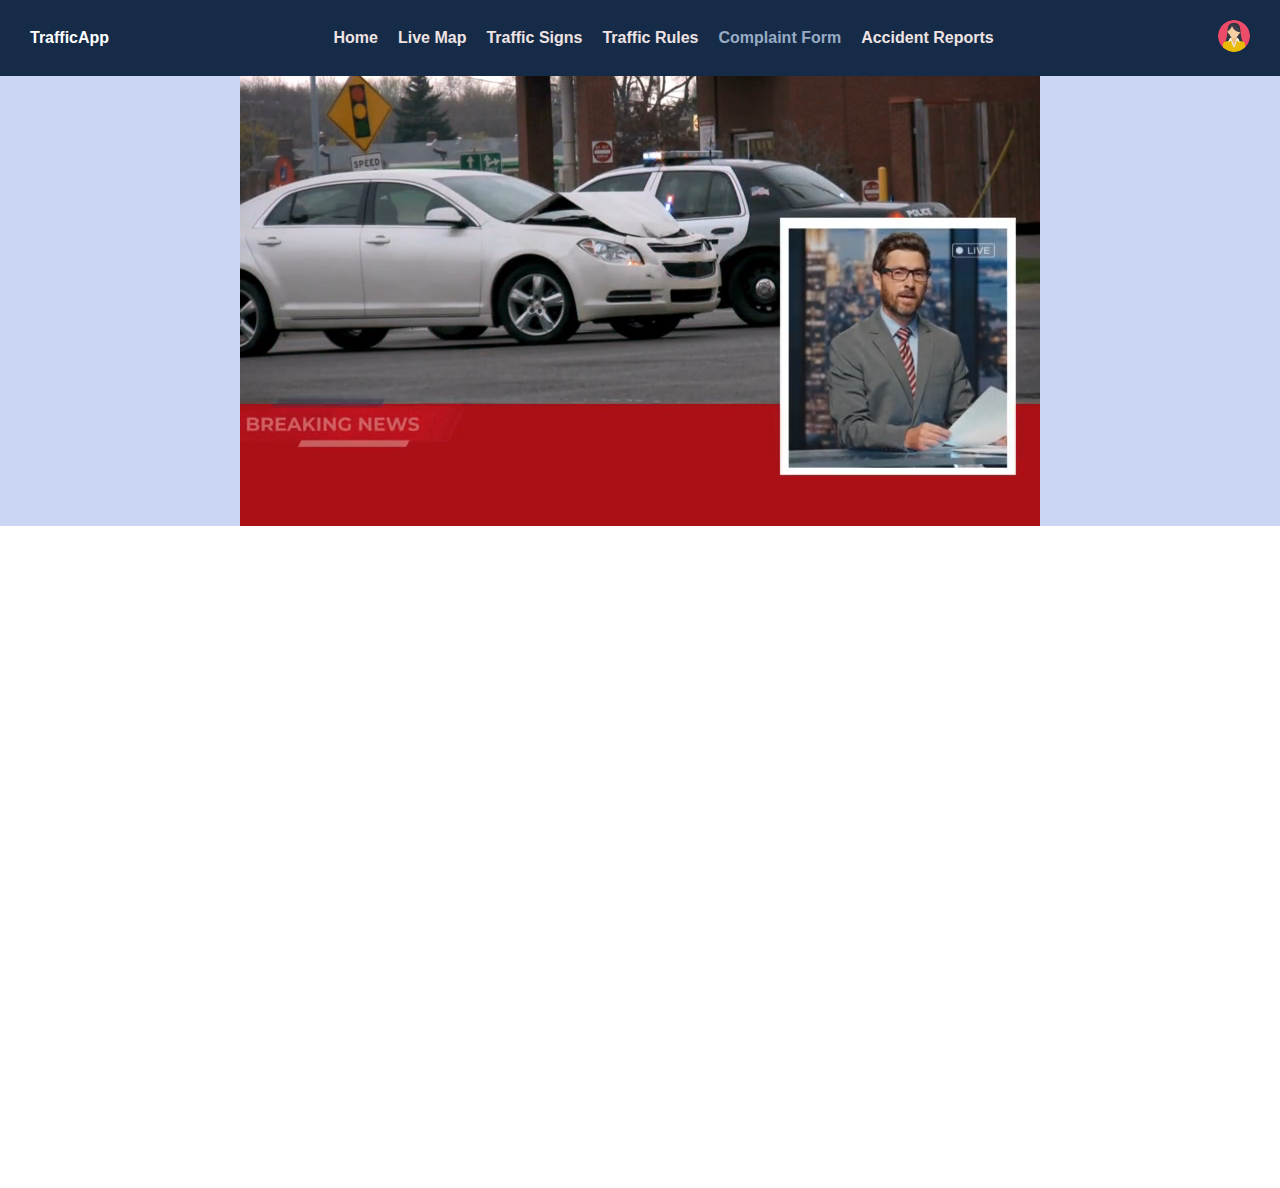
<file: complaint.html>
<!DOCTYPE html>
<html lang="en">
<head>
  <meta charset="UTF-8" />
  <meta name="viewport" content="width=device-width, initial-scale=1" />
  <title>Complaint Form - TrafficApp</title>
  <link rel="stylesheet" href="complaint.css" />
</head>
<body>

  <!-- Navbar -->
  <nav class="navbar">
    <div class="logo">TrafficApp</div>
    <ul class="nav-links">
      <li><a href="index1.html">Home</a></li>
      <li><a href="live-map.html">Live Map</a></li>
      <li><a href="traffic-signs.html">Traffic Signs</a></li>
      <li><a href="traffic-rules.html">Traffic Rules</a></li>
      <li><a href="complaint.html" class="active">Complaint Form</a></li>
      <li><a href="accident-reports.html">Accident Reports</a></li>
    
    </ul>
    <div class="profile-menu">
      <img src="images/user-icon.png" alt="Profile" id="profileIcon" />
      <div class="dropdown" id="profileDropdown">
        <a href="#">Profile</a>
        <a href="login.html">Logout</a>
      </div>
    </div>
    
  </nav>

  <!-- Main container -->
   <div class="complaint-image">
  <video autoplay muted loop playsinline>
    <source src="images/complaint-video.mp4" type="video/mp4" />
    Sorry, your browser does not support the video tag.
  </video>
</div>

    <div class="complaint-form">
      <h2>Submit a Traffic Complaint</h2>
      <form id="complaintForm">
        <label for="email">Your Email:</label>
        <input type="email" id="email" required placeholder="example@mail.com" />

        <label for="phone">Phone Number:</label>
        <input type="tel" id="phone" required pattern="[0-9]{10,15}" placeholder="e.g. 017XXXXXXXX" />

        <label for="location">Accident Location:</label>
        <input type="text" id="location" required placeholder="Where did it happen?" />

        <label for="description">Accident Description:</label>
        <textarea id="description" rows="5" required placeholder="Describe what happened..."></textarea>

        <button type="submit">Submit Complaint</button>
      </form>
      <div id="submitMessage" class="submit-message">Complaint submitted! Thank you.</div>
    </div>
  </div>

  <script>
    const complaintForm = document.getElementById('complaintForm');
    const message = document.getElementById('submitMessage');

    complaintForm.addEventListener('submit', (e) => {
      e.preventDefault();
      complaintForm.reset();

      message.classList.add('show');
      setTimeout(() => message.classList.remove('show'), 3000);

      // TODO: Connect with backend or API here
    });
  </script>

</body>
</html>
</file>
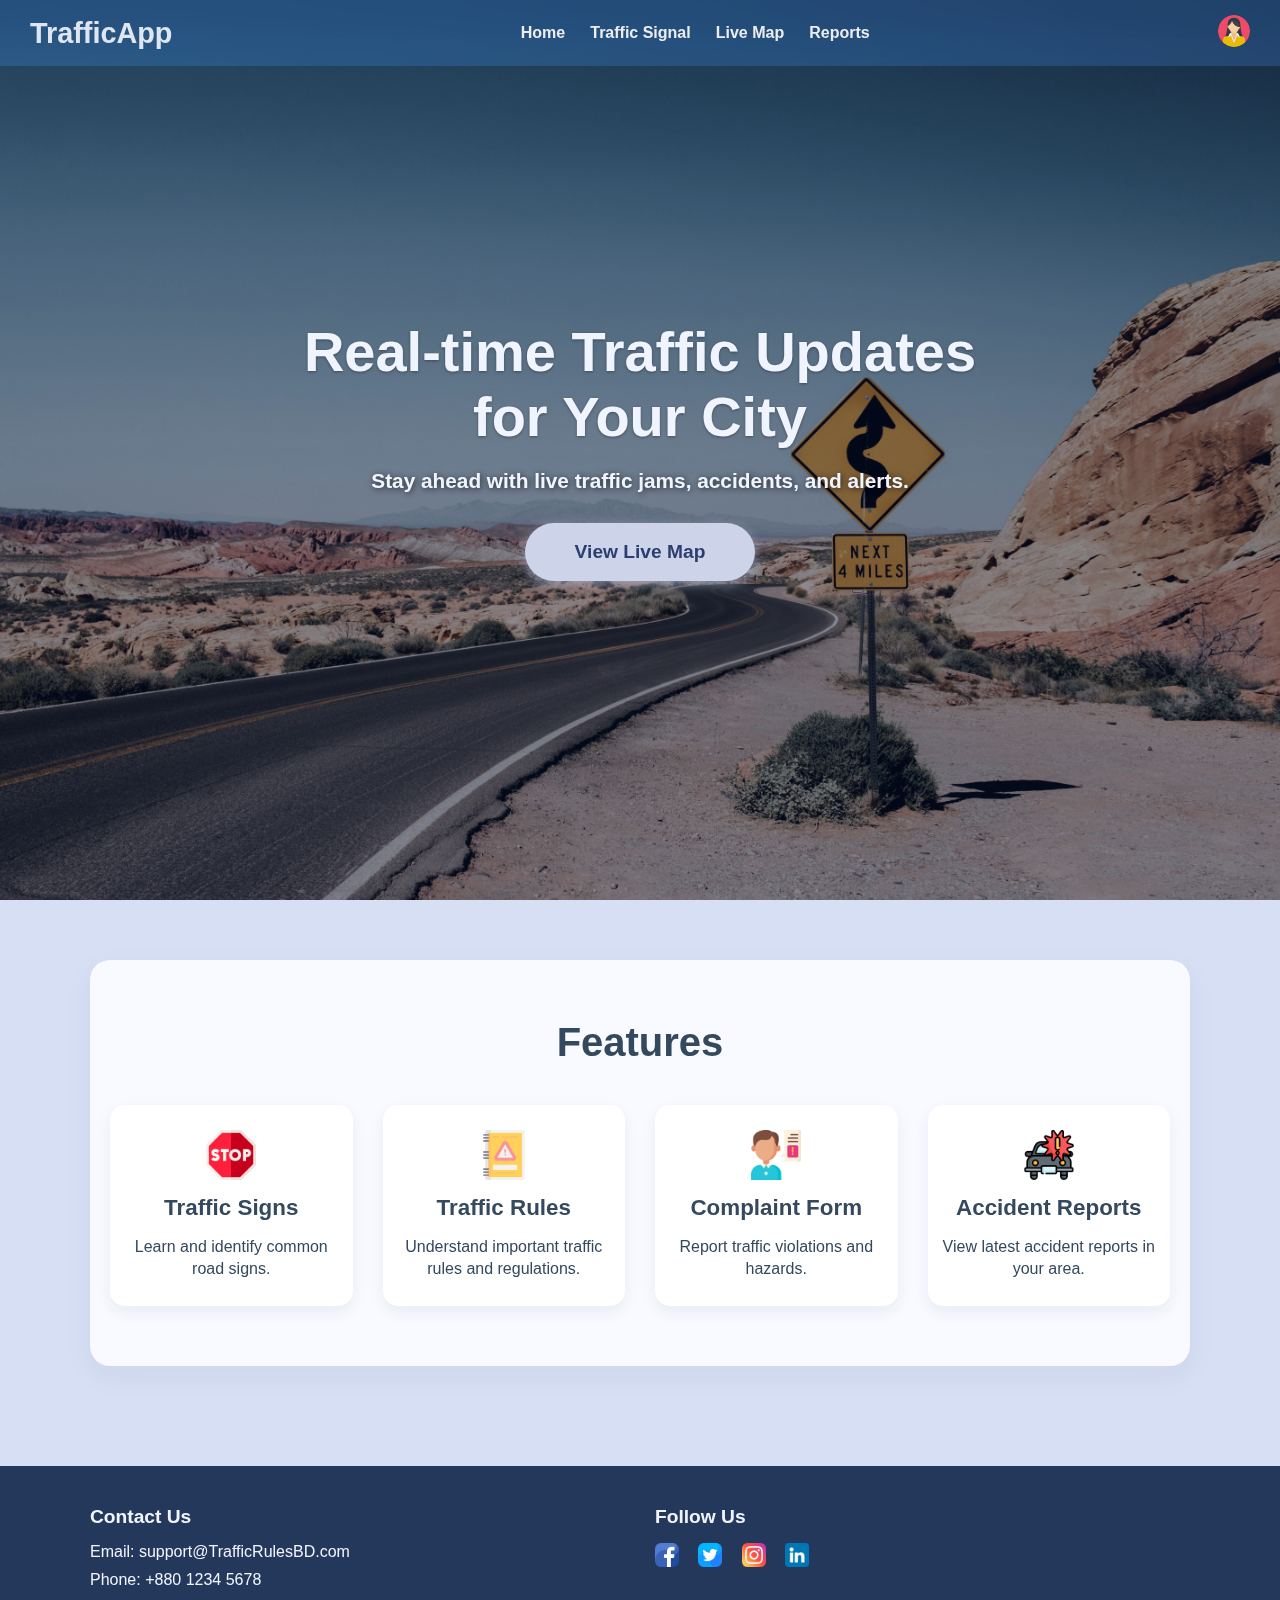
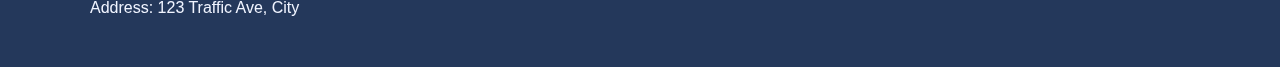
<file: index1.html>
<!DOCTYPE html>
<html lang="en">
<head>
  <meta charset="UTF-8" />
  <meta name="viewport" content="width=device-width, initial-scale=1" />
  <title>Traffic System Web App</title>
  <link rel="stylesheet" href="styles1.css" />
</head>
<body>

  <!-- Navbar -->
  <header>
    <nav class="navbar">
      <div class="logo">TrafficApp</div>
      <ul class="nav-links">
        <li><a href="#">Home</a></li>
        <li><a href="TrafficSign.html">Traffic Signal</a></li>
        <li><a href="livemap.html">Live Map</a></li>
        <li><a href="complaint.html">Reports</a></li>
      </ul>
      <div class="profile-menu">
        <img src="images/user-icon.png" alt="Profile" id="profileIcon" />
        <div class="dropdown" id="profileDropdown">
          <a href="login.html">Login</a>
          <a href="#">Sign Up</a>
        </div>
      </div>
    </nav>
  </header>

  <!-- Hero Section -->
  <section class="hero">
    <div class="hero-content">
      <h1>Real-time Traffic Updates for Your City</h1>
      <p>Stay ahead with live traffic jams, accidents, and alerts.</p>
      <button class="cta-btn">View Live Map</button>
    </div>
  </section>

  <!-- Features Section -->
  <section class="features" id="features">
  <h2>Features</h2>
  <div class="feature-cards">
    <a href="#traffic-signs" class="feature-card">
      <img src="images/stop-sign.png" alt="Traffic Signs Icon" />
      <h3>Traffic Signs</h3>
      <p>Learn and identify common road signs.</p>
    </a>
    <a href="#traffic-rules" class="feature-card">
      <img src="images/rules.png" alt="Traffic Rules Icon" />
      <h3>Traffic Rules</h3>
      <p>Understand important traffic rules and regulations.</p>
    </a>
    <a href="complaint.html" class="feature-card">
      <img src="images/complaint.png" alt="Complaint Form Icon" />
      <h3>Complaint Form</h3>
      <p>Report traffic violations and hazards.</p>
    </a>
    <a href="accident-reports.html" class="feature-card">
      <img src="images/accident.png" alt="Accident Reports Icon" />
      <h3>Accident Reports</h3>
      <p>View latest accident reports in your area.</p>
    </a>
  </div>
</section>



  <script>
    // Profile dropdown toggle
    const profileIcon = document.getElementById('profileIcon');
    const profileDropdown = document.getElementById('profileDropdown');

    profileIcon.addEventListener('click', () => {
      profileDropdown.style.display = profileDropdown.style.display === 'flex' ? 'none' : 'flex';
    });

    window.addEventListener('click', (e) => {
      if (!profileIcon.contains(e.target) && !profileDropdown.contains(e.target)) {
        profileDropdown.style.display = 'none';
      }
    });
  </script>




<footer class="footer">
  <div class="footer-container">
    <div class="footer-section contact-info">
      <h4>Contact Us</h4>
      <p>Email: support@TrafficRulesBD.com</p>
      <p>Phone: +880 1234 5678</p>
      <p>Address: 123 Traffic Ave, City</p>
    </div>

    <div class="footer-section social-media">
      <h4>Follow Us</h4>
      <div class="social-icons">
        <a href="#" aria-label="Facebook"><img src="images/facebook.png" alt="Facebook" /></a>
        <a href="#" aria-label="Twitter"><img src="images/twitter.png" alt="Twitter" /></a>
        <a href="#" aria-label="Instagram"><img src="images/instagram.png" alt="Instagram" /></a>
        <a href="#" aria-label="LinkedIn"><img src="images/linkedin.png" alt="LinkedIn" /></a>
      </div>
    </div>
  </div>
</footer>




</body>
</html>
</file>
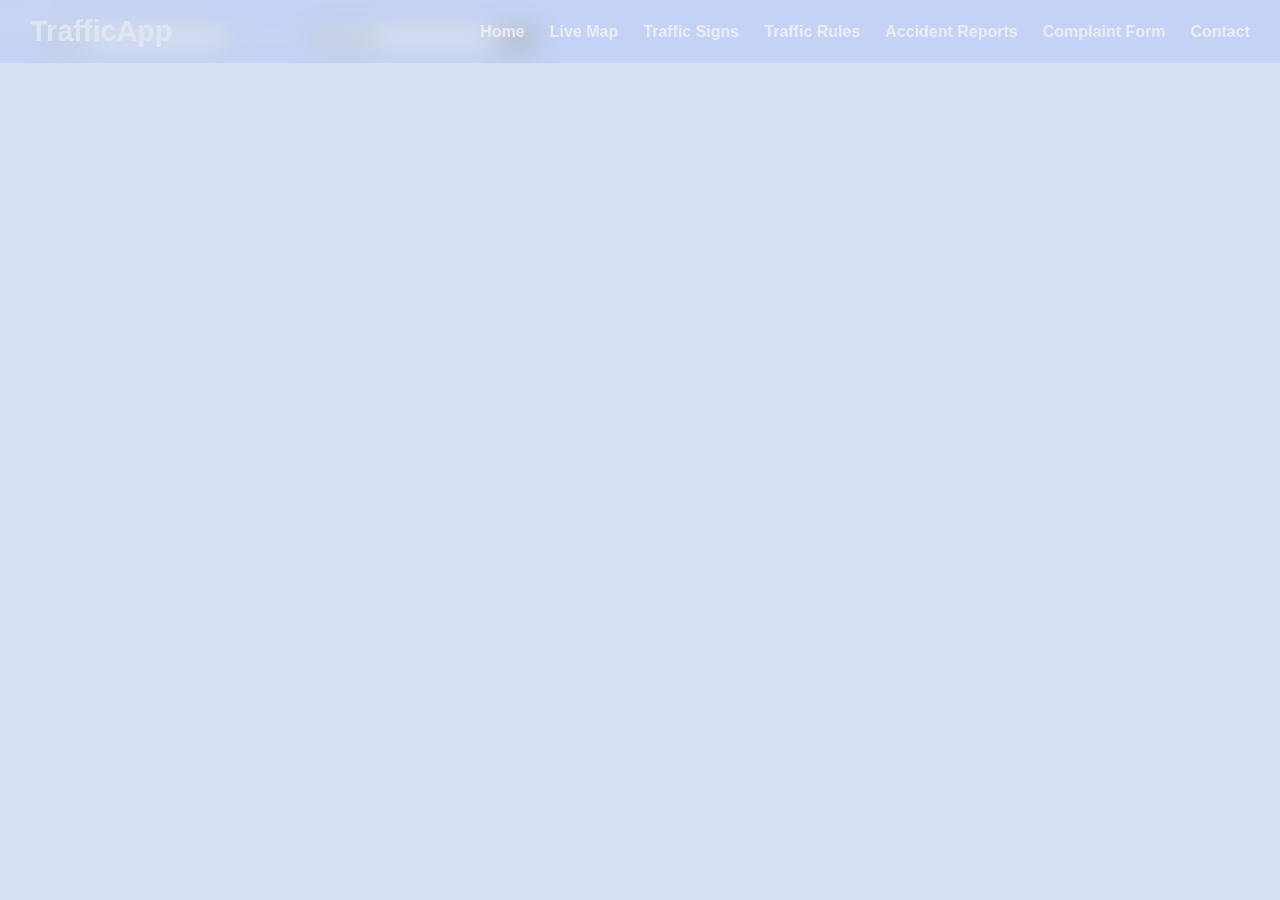
<file: login.html>
<!DOCTYPE html>
<html lang="en">
<head>
  <meta charset="UTF-8" />
  <meta name="viewport" content="width=device-width, initial-scale=1" />
  <title>Login - TrafficApp</title>
  <link rel="stylesheet" href="styles1.css" />
</head>
<body>

  <!-- Navbar -->
  <nav class="navbar">
    <div class="logo">TrafficApp</div>
    <ul class="nav-links">
      <li><a href="index1.html">Home</a></li>
      <li><a href="live-map.html">Live Map</a></li>
      <li><a href="traffic-signs.html">Traffic Signs</a></li>
      <li><a href="traffic-rules.html">Traffic Rules</a></li>
      <li><a href="accident-reports.html">Accident Reports</a></li>
      <li><a href="complaint.html">Complaint Form</a></li>
      <li><a href="contact.html">Contact</a></li>
    </ul>
  </nav>

  <!-- Login form -->
  <main class="form-container">
    <h2>Login</h2>
    <form id="loginForm">
      <label for="email">Email:</label>
      <input type="email" id="email" required placeholder="Email" />

      <label for="password">Password:</label>
      <input type="password" id="password" required placeholder="Password" />

      <button type="submit">Login</button>
    </form>
  </main>

  <script>
    const loginForm = document.getElementById('loginForm');
    loginForm.addEventListener('submit', (e) => {
      e.preventDefault();

      const email = loginForm.email.value;
      const password = loginForm.password.value;

      // Send login request to backend API
      fetch('http://your-backend-url/login', {
        method: 'POST',
        headers: {
          'Content-Type': 'application/json',
        },
        body: JSON.stringify({ email, password }),
      })
      .then(response => response.json())
      .then(data => {
        if (data.success) {
          // Save JWT token in localStorage
          localStorage.setItem('token', data.token);
          alert('Login successful!');
          window.location.href = "complaint.html"; // Redirect to complaint form page
        } else {
          alert(data.message); // Show error
        }
      })
      .catch(error => console.error('Error:', error));
    });
  </script>

</body>
</html>
</file>
<file: complaint.css>
* {
  margin: 0;
  padding: 0;
  box-sizing: border-box;
}



/* Navbar */
.navbar {
  background-color: #162b47;
  padding: 20px 30px;
  display: flex;
  justify-content: space-between;
  align-items: center;
  color: white;
  font-weight: 700;
  font-family: 'Segoe UI', Tahoma, Geneva, Verdana, sans-serif;
}
.nav-links {
  list-style: none;
  display: flex;
  gap: 20px;
}
.nav-links li a {
  color: #efe3e3;
  text-decoration: none;
  font-weight: 600;
}
.nav-links li a:hover,
.nav-links li a.active {
  color: #98adc5;
}

profile-menu {
  position: relative;
  cursor: pointer;
}

.profile-menu img {
  width: 32px;
  height: 32px;
  border-radius: 50%;
}

.dropdown {
  position: absolute;
  top: 42px;
  right: 0;
  background: #f0f4ff;
  color: #24385b;
  border-radius: 5px;
  box-shadow: 0 6px 15px rgba(0, 0, 0, 0.2);
  display: none;
  flex-direction: column;
}

.dropdown a {
  padding: 12px 15px;
  text-decoration: none;
  color: #24385b;
  font-weight: 600;
}

.dropdown a:hover {
  background-color: #a3b0d9;
  color: white;
}

/* Layout */
.complaint-container {
  display: flex;
  min-height: 90vh;
  max-width: 1100px;
  margin: 80px auto 60px;
  background:#cae7ec;
  border-radius: 15px;
  box-shadow: 0 12px 35px rgba(0, 0, 0, 0.1);
  overflow: hidden;
  font-family: 'Segoe UI', Tahoma, Geneva, Verdana, sans-serif;
}
.complaint-image {
  flex: 1;
  background: #cbd6f4;
  display: flex;
  justify-content: center;
  align-items: center;
  overflow: hidden;
}
.complaint-image img {
  width: 100%;
  height: 100%;
  object-fit: cover;
  filter: brightness(0.85);
  animation: fadeIn 1s ease forwards;
}
.complaint-form {
  flex: 1;
  padding: 40px 50px;
  color: #31577e;
  display: flex;
  flex-direction: column;
  justify-content: center;
  opacity: 0;
  transform: translateX(50px);
  animation: slideIn 0.8s forwards ease-out 0.3s;
}

/* Animations */
@keyframes slideIn {
  to {
    opacity: 1;
    transform: translateX(0);
  }
}
@keyframes fadeIn {
  from {opacity: 0;}
  to {opacity: 1;}
}

/* Form styles */
.complaint-form h2 {
  font-size: 2.2rem;
  margin-bottom: 30px;
  font-weight: 700;
}
.complaint-form label {
  margin-bottom: 6px;
  font-weight: 600;
  display: block;
}
.complaint-form input,
.complaint-form textarea {
  width: 100%;
  padding: 12px 15px;
  margin-bottom: 20px;
  border: 1.5px solid #567fc2;
  border-radius: 8px;
  font-size: 1rem;
  transition: border-color 0.3s ease, box-shadow 0.3s ease;
  font-family: inherit;
}
.complaint-form input:focus,
.complaint-form textarea:focus {
  border-color: #4a69bd;
  box-shadow: 0 0 10px rgba(74, 105, 189, 0.6);
  outline: none;
}
.complaint-form button {
  background-color: #4a69bd;
  color: white;
  font-weight: 700;
  font-size: 1.1rem;
  padding: 15px;
  border: none;
  border-radius: 12px;
  cursor: pointer;
  transition: background-color 0.3s ease, transform 0.2s ease;
}
.complaint-form button:hover {
  background-color: #3b538f;
  transform: scale(1.05);
  box-shadow: 0 4px 15px rgba(58, 89, 182, 0.6);
}

/* Submit message */
.submit-message {
  opacity: 0;
  color: #2c3e70;
  font-weight: 700;
  margin-top: 15px;
  transition: opacity 0.6s ease;
}
.submit-message.show {
  opacity: 1;
}

/* Responsive */
@media (max-width: 900px) {
  .complaint-container {
    flex-direction: column;
    margin: 20px;
  }
  .complaint-image {
    height: 250px;
  }
  .complaint-form {
    padding: 30px 20px;
    animation-delay: 0;
  }
}


.complaint-video {
  width: 100%;
  max-width: 1200px;
  height: 100%;
  object-fit: cover;
  filter: brightness(0.85);
}
</file>
<file: styles1.css>
/* Reset */
* {
  margin: 0;
  padding: 0;
  box-sizing: border-box;
}

body, html {
  height: 100%;
  font-family: 'Segoe UI', Tahoma, Geneva, Verdana, sans-serif;
  color: #eaeef2; /* mild dark blue */
  background-color: #d7dff4; /* very light blue-gray */
}

/* Navbar */
.navbar {
  position: fixed;
  top: 0; left: 0; right: 0;
  display: flex;
  justify-content: space-between;
  align-items: center;
  padding: 15px 30px;
  background: rgba(141, 158, 207, 0.2); /* soft transparent navy */
  backdrop-filter: saturate(180%) blur(12px);
  color: #e0e6f1; /* mild off-white */
  z-index: 1000;
}

.logo {
  font-size: 1.8rem;
  font-weight: bold;
  cursor: pointer;
}

.nav-links {
  list-style: none;
  display: flex;
  gap: 25px;
}

.nav-links li a {
  color: #ebedf2;
  text-decoration: none;
  font-weight: 600;
  transition: color 0.3s ease;
}

.nav-links li a:hover {
  color: #a3b0d9;
}

/* Profile menu */
.profile-menu {
  position: relative;
  cursor: pointer;
}

#profileIcon {
  width: 32px;
  height: 32px;
  border-radius: 50%;
}

.dropdown {
  position: absolute;
  top: 42px;
  right: 0;
  background: #f0f4ff;
  color: #24385b;
  border-radius: 5px;
  box-shadow: 0 6px 15px rgba(0,0,0,0.2);
  display: none;
  flex-direction: column;
  min-width: 120px;
  z-index: 1000;
}

.dropdown a {
  padding: 12px 15px;
  text-decoration: none;
  color: #24385b;
  font-weight: 600;
  border-bottom: 1px solid #ddd;
}

.dropdown a:last-child {
  border-bottom: none;
}

.dropdown a:hover {
  background-color: #a3b0d9;
  color: white;
}

/* Hero Section */
.hero {
  height: 100vh;
  background-image: url('images/bg3.png'); /* replace with your image path */
  background-size: cover;
  background-position: center;
  position: relative;
  display: flex;
  align-items: center;
  justify-content: center;
  text-align: center;
  padding: 0 20px;
  color: #f0f4ff;
  font-weight: 600;
}

.hero::before {
  content: "";
  position: absolute;
  inset: 0;
  background: rgba(5, 17, 50, 0.45);
  z-index: 0;
}

.hero-content {
  position: relative;
  z-index: 1;
  max-width: 700px;
}

.hero h1 {
  font-size: 3.5rem;
  margin-bottom: 20px;
  font-weight: 900;
  text-shadow: 0 1px 3px rgba(0,0,0,0.35);
}

.hero p {
  font-size: 1.3rem;
  margin-bottom: 30px;
  font-weight: 600;
  text-shadow: 1px 1px 6px rgba(0,0,0,0.7);
}

.cta-btn {
  background-color: #cdd4ea;
  color: #2c3e70;
  border: none;
  padding: 18px 50px;
  font-weight: 700;
  font-size: 1.2rem;
  border-radius: 50px;
  cursor: pointer;
  transition: background-color 0.3s ease, box-shadow 0.3s ease;
  box-shadow: 0 4px 12px rgba(187,198,230,0.6);
}

.cta-btn:hover {
  background-color: #9eaecd;
  box-shadow: 0 6px 18px rgba(158,174,205,0.8);
}

/* Features Section */
.features {
  padding: 60px 20px;
  max-width: 1100px;
  margin: 60px auto 100px auto;
  text-align: center;
  background-color: #f8faff;
  border-radius: 20px;
  box-shadow: 0 10px 30px rgba(30,40,70,0.05);
}

.features h2 {
  font-size: 2.5rem;
  margin-bottom: 40px;
  color: #34495e;
}

.feature-cards {
  display: grid;
  grid-template-columns: repeat(auto-fit, minmax(220px, 1fr));
  gap: 30px;
}

.feature-card {
  background: white;
  border-radius: 15px;
  padding: 25px 15px;
  box-shadow: 0 6px 15px rgba(30,40,70,0.07);
  text-decoration: none;
  display: flex;
  flex-direction:column;
  align-items: center;
  color: #34495e;
  transition: transform 0.3s ease, box-shadow 0.3s ease;
  cursor: pointer;
}

.feature-card:hover {
  transform: translateY(-10px);
  box-shadow: 0 12px 30px rgba(30,40,70,0.12);
}

.feature-card img {
  width: 50px;
  margin-bottom: 15px;
  height: auto;
}

.feature-card h3 {
  font-size: 1.4rem;
  margin-bottom: 15px;
}

.feature-card p {
  font-size: 1rem;
  line-height: 1.4;
}

/* Responsive */
@media (max-width: 768px) {
  .nav-links {
    display: none;
  }
}



.footer {
  background-color: #24385b;
  color: #f0f4ff;
  padding: 40px 20px;
  font-family: 'Segoe UI', Tahoma, Geneva, Verdana, sans-serif;
}

.footer-container {
  display: flex;
  flex-wrap: wrap;
  max-width: 1100px;
  margin: 0 auto;
  gap: 30px;
  justify-content: space-between;
}

.footer-section {
  flex: 1 1 250px;
}

.footer-section h4 {
  font-size: 1.2rem;
  margin-bottom: 15px;
  font-weight: 700;
}

.footer-section p {
  margin-bottom: 10px;
}

.social-icons a {
  display: inline-block;
  margin-right: 15px;
}

.social-icons img {
  width: 24px;
  height: 24px;
  filter: none;
  display: inline-block;
}

.social-icons a:hover img {
  filter: brightness(0) invert(0.7);
}

/* Responsive */
@media (max-width: 768px) {
  .footer-container {
    flex-direction: column;
    gap: 20px;
  }
}
</file>
